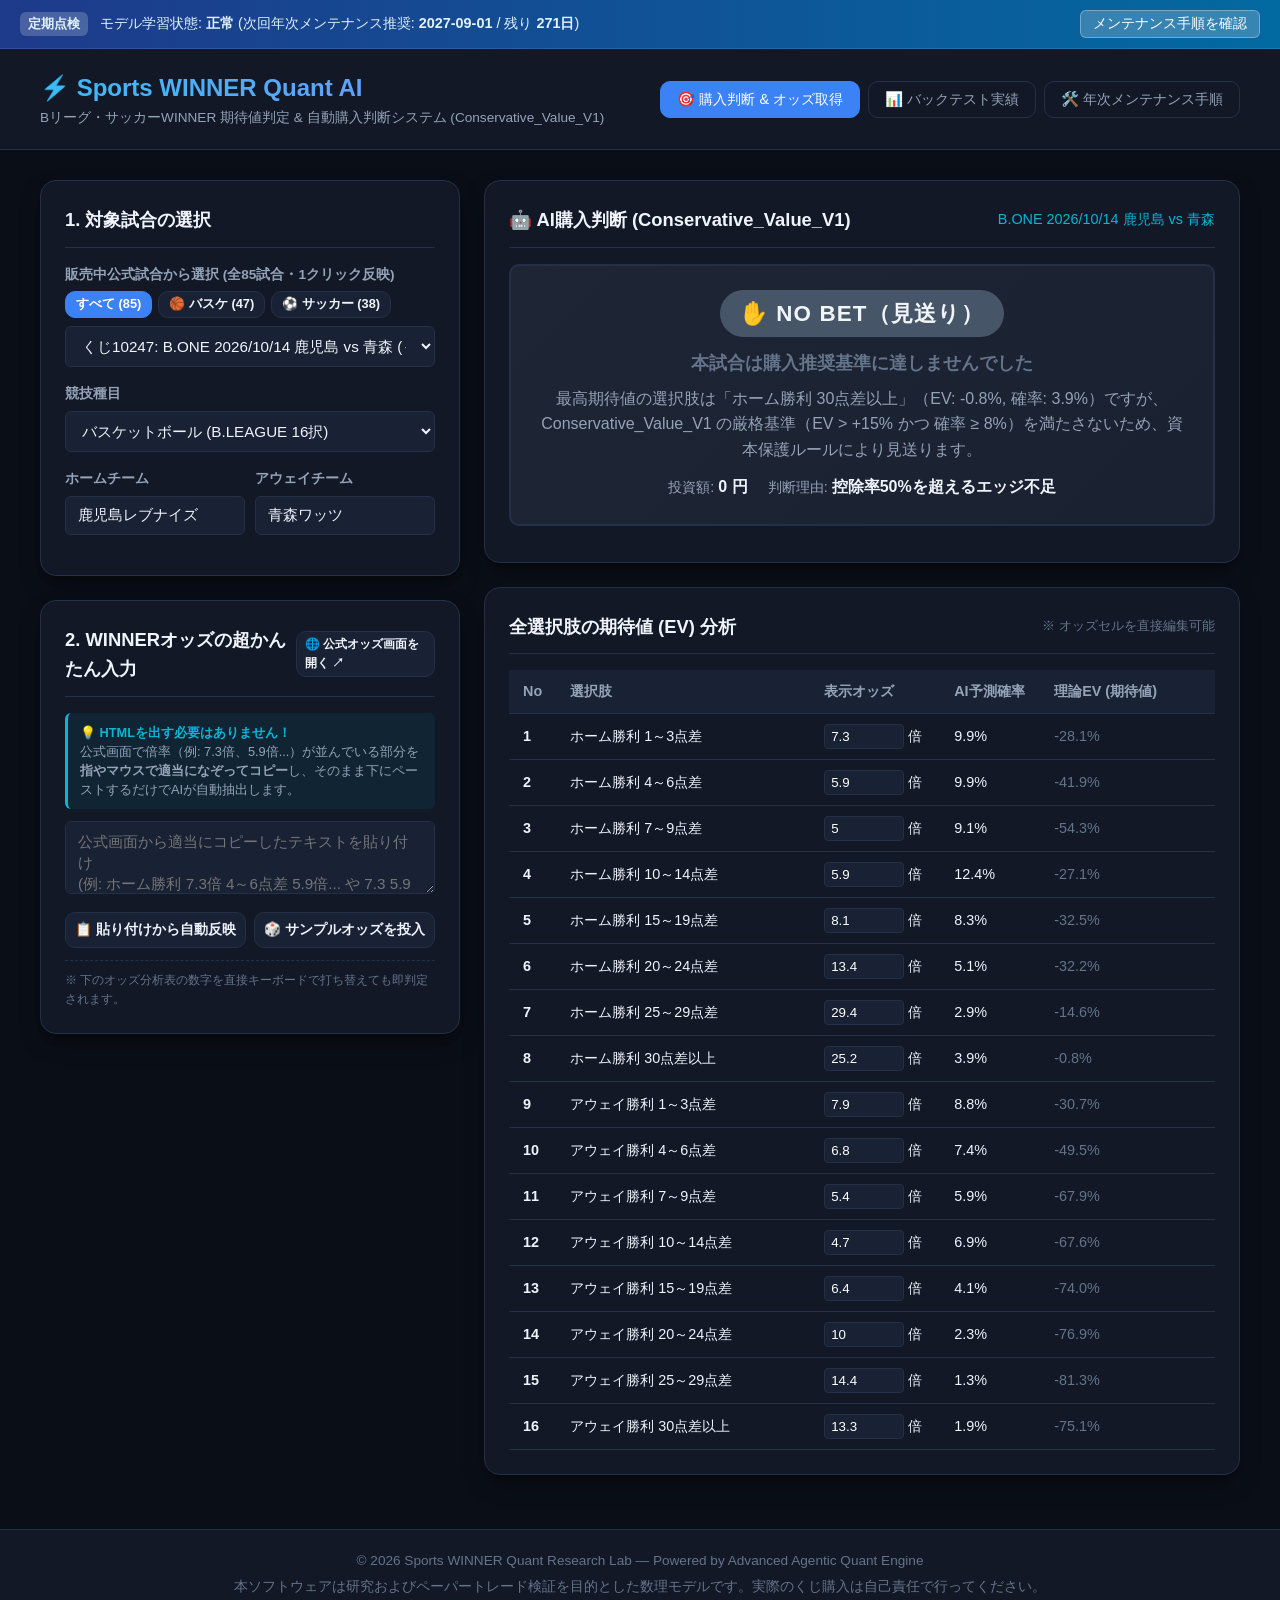
<file: index.html>
<!DOCTYPE html>
<html lang="ja">
<head>
  <meta charset="UTF-8">
  <meta name="viewport" content="width=device-width, initial-scale=1.0">
  <title>Sports WINNER Quant AI — 期待値判定 & 自動購入判断 Web Dashboard</title>
  <link rel="stylesheet" href="style.css">
</head>
<body>

  <!-- 年次メンテナンス通知バナー -->
  <div id="maintenanceBanner" class="maintenance-banner">
    <div class="banner-content">
      <span class="banner-badge">定期点検</span>
      <span id="maintenanceDaysText">モデル学習状態: 正常 (次回メンテナンス推奨: 2027-09-01)</span>
    </div>
    <button id="showMaintenanceBtn" class="banner-btn">メンテナンス手順を確認</button>
  </div>

  <!-- ヘッダー -->
  <header>
    <div class="header-title">
      <h1>⚡ Sports WINNER Quant AI</h1>
      <p>Bリーグ・サッカーWINNER 期待値判定 & 自動購入判断システム (Conservative_Value_V1)</p>
    </div>
    <nav class="nav-tabs">
      <button class="nav-tab active" data-tab="predictTab">🎯 購入判断 & オッズ取得</button>
      <button class="nav-tab" data-tab="backtestTab">📊 バックテスト実績</button>
      <button class="nav-tab" data-tab="maintenanceTab">🛠️ 年次メンテナンス手順</button>
    </nav>
  </header>

  <!-- メインコンテンツ -->
  <main>

    <!-- Tab 1: 購入判断 & オッズ取得 -->
    <div id="predictTab" class="tab-pane active">
      <div class="dashboard-grid">

        <!-- 左カラム: 試合選択 & オッズ入力 -->
        <div class="sidebar-col">
          <div class="card">
            <h3 class="card-title">1. 対象試合の選択</h3>
            
            <div class="form-group">
              <label for="presetMatchSelect">販売中公式試合から選択 (全85試合・1クリック反映)</label>
              <div style="display: flex; gap: 6px; margin-bottom: 8px;">
                <button type="button" class="btn btn-secondary filter-btn active" data-filter="ALL" style="padding: 4px 10px; font-size: 0.8rem;">すべて (85)</button>
                <button type="button" class="btn btn-secondary filter-btn" data-filter="Basketball" style="padding: 4px 10px; font-size: 0.8rem;">🏀 バスケ (47)</button>
                <button type="button" class="btn btn-secondary filter-btn" data-filter="Soccer" style="padding: 4px 10px; font-size: 0.8rem;">⚽ サッカー (38)</button>
              </div>
              <select id="presetMatchSelect"></select>
            </div>

            <div class="form-group">
              <label for="sportSelect">競技種目</label>
              <select id="sportSelect">
                <option value="Basketball">バスケットボール (B.LEAGUE 16択)</option>
                <option value="Soccer">サッカー (J.LEAGUE 18択)</option>
              </select>
            </div>

            <div style="display: grid; grid-template-columns: 1fr 1fr; gap: 10px;">
              <div class="form-group">
                <label for="homeTeamInput">ホームチーム</label>
                <input type="text" id="homeTeamInput" value="鹿児島レブナイズ">
              </div>
              <div class="form-group">
                <label for="awayTeamInput">アウェイチーム</label>
                <input type="text" id="awayTeamInput" value="青森ワッツ">
              </div>
            </div>
          </div>

          <div class="card">
            <h3 class="card-title">
              <span>2. WINNERオッズの超かんたん入力</span>
              <a id="officialMatchLink" href="https://winner.toto.rakuten.co.jp/" target="_blank" class="btn btn-secondary" style="padding: 3px 8px; font-size: 0.75rem; text-decoration: none;">
                🌐 公式オッズ画面を開く ↗
              </a>
            </h3>

            <div style="background: rgba(6, 182, 212, 0.08); border-left: 3px solid var(--accent-cyan); padding: 10px 12px; border-radius: var(--radius-sm); margin-bottom: 12px; font-size: 0.8rem; line-height: 1.5; color: var(--text-secondary);">
              <strong style="color: var(--accent-cyan);">💡 HTMLを出す必要はありません！</strong><br>
              公式画面で倍率（例: 7.3倍、5.9倍...）が並んでいる部分を<strong>指やマウスで適当になぞってコピー</strong>し、そのまま下にペーストするだけでAIが自動抽出します。
            </div>

            <div class="form-group" style="margin-bottom: 10px;">
              <textarea id="pasteOddsInput" rows="3" placeholder="公式画面から適当にコピーしたテキストを貼り付け&#10;(例: ホーム勝利 7.3倍 4～6点差 5.9倍... や 7.3 5.9 5.0 5.9...)"></textarea>
            </div>

            <div style="display: grid; grid-template-columns: 1fr 1fr; gap: 8px;">
              <button id="parseOddsBtn" class="btn btn-secondary" style="justify-content: center; font-size: 0.85rem; padding: 8px;">
                📋 貼り付けから自動反映
              </button>
              <button id="sampleOddsBtn" class="btn btn-secondary" style="justify-content: center; font-size: 0.85rem; padding: 8px;">
                🎲 サンプルオッズを投入
              </button>
            </div>
            
            <div style="margin-top: 12px; padding-top: 10px; border-top: 1px dashed var(--border-color); font-size: 0.75rem; color: var(--text-muted);">
              ※ 下のオッズ分析表の数字を直接キーボードで打ち替えても即判定されます。
            </div>
          </div>
        </div>

        <!-- 右カラム: AI購入判定 & EV分析 -->
        <div class="main-col">
          <!-- 購入判断カード -->
          <div class="card" style="padding-bottom: 16px;">
            <div class="card-title">
              <span>🤖 AI購入判断 (Conservative_Value_V1)</span>
              <span id="matchTitle" style="font-size: 0.9rem; color: var(--accent-cyan); font-weight: normal;">B.ONE 鹿児島 vs 青森</span>
            </div>

            <!-- 判断ボックス (BET / NO_BET) -->
            <div id="decisionBox" class="decision-box no-bet">
              <div class="decision-badge">判定計算中...</div>
            </div>
          </div>

          <!-- 全選択肢オッズ & EVテーブル -->
          <div class="card">
            <h3 class="card-title">
              <span>全選択肢の期待値 (EV) 分析</span>
              <span style="font-size: 0.8rem; color: var(--text-muted); font-weight: normal;">※ オッズセルを直接編集可能</span>
            </h3>
            
            <div class="table-container">
              <table>
                <thead>
                  <tr>
                    <th style="width: 40px;">No</th>
                    <th>選択肢</th>
                    <th style="width: 130px;">表示オッズ</th>
                    <th style="width: 100px;">AI予測確率</th>
                    <th>理論EV (期待値)</th>
                  </tr>
                </thead>
                <tbody id="oddsTableBody">
                  <!-- JSで動的生成 -->
                </tbody>
              </table>
            </div>
          </div>
        </div>

      </div>
    </div>

    <!-- Tab 2: バックテスト実績 -->
    <div id="backtestTab" class="tab-pane">
      <div class="card">
        <h3 class="card-title">📊 過去データ バックテスト実績 (未知テスト期間)</h3>
        <p style="color: var(--text-secondary); margin-bottom: 20px;">
          Jリーグ686試合およびBリーグ604試合の未知テストデータに対し、公式約款第5条（1口200円、10円未満端数切り捨て）に準拠して検証した結果です。
        </p>

        <div style="display: grid; grid-template-columns: 1fr 1fr; gap: 24px; margin-bottom: 24px;">
          <!-- Bリーグ実績カード -->
          <div style="background: var(--bg-card); padding: 20px; border-radius: var(--radius-md); border-top: 4px solid var(--accent-cyan);">
            <h4 style="color: var(--accent-cyan); margin-bottom: 12px; font-size: 1.1rem;">🏀 Bリーグ WINNER (604試合)</h4>
            <ul style="list-style: none; line-height: 2; font-size: 0.95rem;">
              <li>・勝敗（2択）的中率: <strong>71.52%</strong> (ランダム 50%)</li>
              <li>・16択 完全的中率: <strong>13.25%</strong> (ランダム 6.25%の2.1倍)</li>
              <li>・Conservative_Value 回収率: <strong style="color: var(--accent-green); font-size: 1.2rem;">142.23% (ROI +42.23%)</strong></li>
              <li>・購入回数: 285回 ／ 的中: 34回</li>
              <li>・投資総額: 57,000円 ／ 払戻: 81,070円 (純益 +24,070円)</li>
              <li>・上位3回除外時ROI: <strong>+11.45% (黒字維持)</strong></li>
            </ul>
          </div>

          <!-- サッカー実績カード -->
          <div style="background: var(--bg-card); padding: 20px; border-radius: var(--radius-md); border-top: 4px solid var(--accent-blue);">
            <h4 style="color: var(--accent-blue); margin-bottom: 12px; font-size: 1.1rem;">⚽ サッカー WINNER (686試合)</h4>
            <ul style="list-style: none; line-height: 2; font-size: 0.95rem;">
              <li>・勝敗（3択）的中率: <strong>44.46%</strong> (ランダム 33%)</li>
              <li>・18択 完全的中率: <strong>11.37%</strong> (ランダム 5.56%の2.0倍)</li>
              <li>・Conservative_Value 回収率: <strong style="color: var(--accent-green); font-size: 1.2rem;">120.95% (ROI +20.95%)</strong></li>
              <li>・購入回数: 169回 ／ 的中: 17回</li>
              <li>・投資総額: 33,800円 ／ 払戻: 40,880円 (純益 +7,080円)</li>
              <li>・上位3回除外時ROI: <strong style="color: var(--accent-red);">-1.99% (赤字転落)</strong></li>
            </ul>
          </div>
        </div>

        <div style="background: rgba(245, 158, 11, 0.1); border-left: 4px solid var(--accent-amber); padding: 16px; border-radius: var(--radius-sm);">
          <strong style="color: var(--accent-amber);">⚠️ クオンツ分析の結論</strong>
          <p style="font-size: 0.9rem; color: var(--text-secondary); margin-top: 4px;">
            AIが「当たりそう」と予測した選択肢をそのまま買う（Most Probable）と、オッズが安すぎて回収率64%〜85%の大赤字になります。
            <strong>「市場が実力以上に過小評価している穴（EV > +15%）」だけを厳選する Conservative_Value 戦略</strong>こそが、控除率50%の壁を突破する唯一の理論的アプローチです。
          </p>
        </div>
      </div>
    </div>

    <!-- Tab 3: 年次メンテナンス手順 -->
    <div id="maintenanceTab" class="tab-pane">
      <div class="card">
        <h3 class="card-title">🛠️ 年次メンテナンス手順 & 性能劣化防止プロトコル</h3>
        <p style="color: var(--text-secondary); margin-bottom: 20px;">
          本システムは動的特徴量エンジンにより日々の再学習は不要ですが、<strong>毎年8月〜9月（新シーズン開幕前）に1回だけ定期メンテナンスを行うこと</strong>を推奨しています。
        </p>

        <div class="guide-step">
          <h4>Step 1: 新シーズン分の試合データ追加</h4>
          <p style="font-size: 0.85rem; color: var(--text-secondary);">過去1年間の全公式戦データを収集し、特徴量データセットを更新します。</p>
          <div class="code-block">python scripts/update_annual_dataset.py</div>
        </div>

        <div class="guide-step">
          <h4>Step 2: モデルの年次定期再学習</h4>
          <p style="font-size: 0.85rem; color: var(--text-secondary);">過学習を防ぐ固定アーキテクチャにて、最新データを加えてパラメータを定期更新します。</p>
          <div class="code-block">python scripts/retrain_models.py</div>
        </div>

        <div class="guide-step" style="border-left-color: var(--accent-green);">
          <h4>Step 3: 【最重要】性能劣化防止ゲート（品質検査）の実行</h4>
          <p style="font-size: 0.85rem; color: var(--text-secondary);">
            新モデルが旧モデルと同等以上の性能（Log Loss $\le$ 2.59, 勝敗的中率 $\ge$ 70%）を維持しているか自動判定します。基準を満たさない場合は自動で旧モデルにロールバックされます。
          </p>
          <div class="code-block">python scripts/verify_maintenance.py</div>
        </div>

        <div class="guide-step" style="border-left-color: var(--accent-cyan);">
          <h4>Step 4: GitHub Pages への自動デプロイ</h4>
          <p style="font-size: 0.85rem; color: var(--text-secondary);">Web用モデルデータを更新し、GitHubへプッシュするとWebダッシュボードが自動更新されます。</p>
          <div class="code-block">
python scripts/export_web_model.py<br>
git commit -am "Annual Maintenance: Updated models for 2027 season"<br>
git push origin main
          </div>
        </div>
      </div>
    </div>

  </main>

  <!-- フッター -->
  <footer>
    <p>© 2026 Sports WINNER Quant Research Lab — Powered by Advanced Agentic Quant Engine</p>
    <p style="margin-top: 4px;">本ソフトウェアは研究およびペーパートレード検証を目的とした数理モデルです。実際のくじ購入は自己責任で行ってください。</p>
  </footer>

  <!-- スクリプト読み込み -->
  <script src="model_data.js"></script>
  <script src="fixtures_preset.js"></script>
  <script src="app.js"></script>
</body>
</html>
</file>
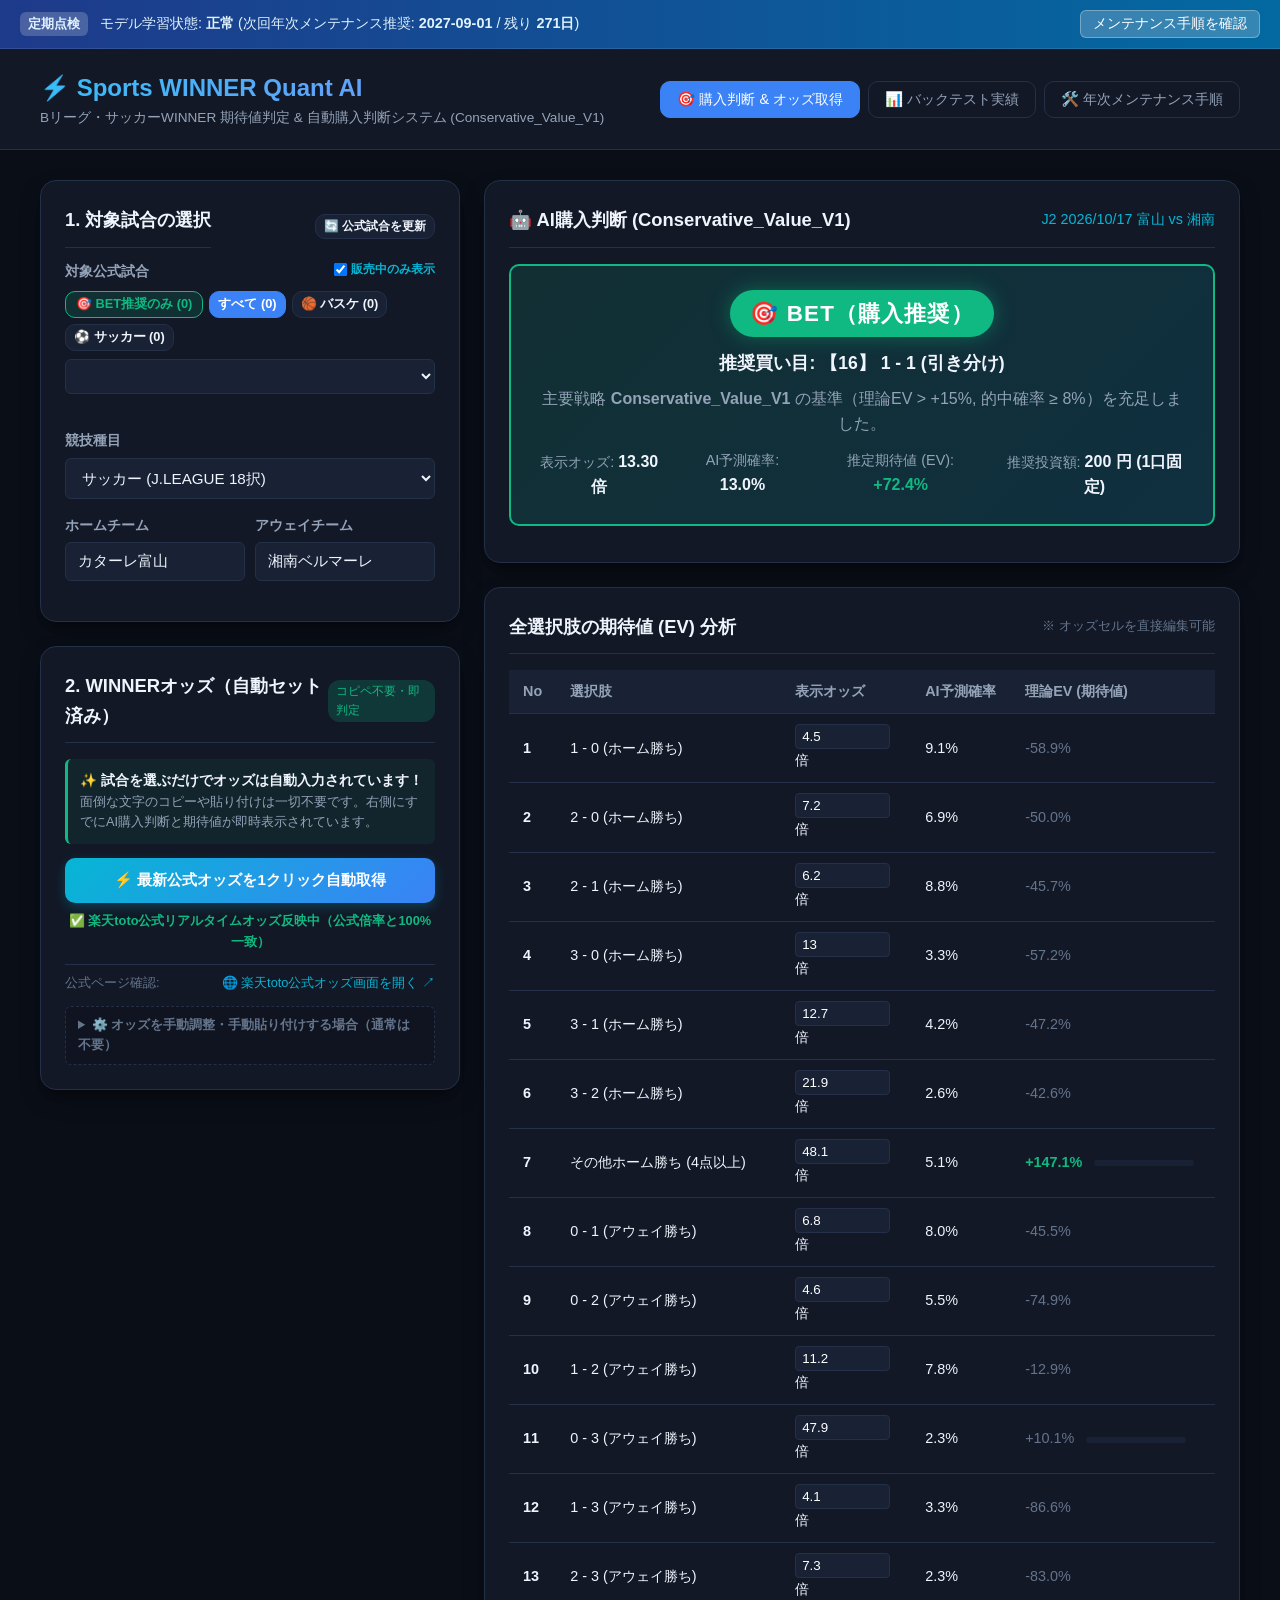
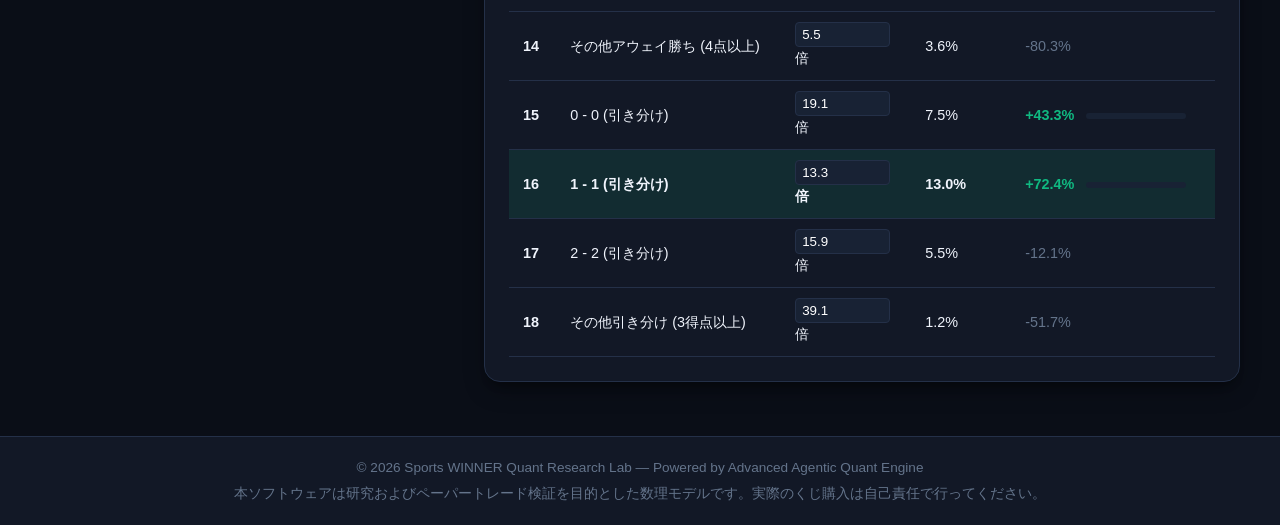
<file: docs/index.html>
<!DOCTYPE html>
<html lang="ja">
<head>
  <meta charset="UTF-8">
  <meta name="viewport" content="width=device-width, initial-scale=1.0">
  <title>Sports WINNER Quant AI — 期待値判定 & 自動購入判断 Web Dashboard</title>
  <link rel="stylesheet" href="style.css">
</head>
<body>

  <!-- 年次メンテナンス通知バナー -->
  <div id="maintenanceBanner" class="maintenance-banner">
    <div class="banner-content">
      <span class="banner-badge">定期点検</span>
      <span id="maintenanceDaysText">モデル学習状態: 正常 (次回メンテナンス推奨: 2027-09-01)</span>
    </div>
    <button id="showMaintenanceBtn" class="banner-btn">メンテナンス手順を確認</button>
  </div>

  <!-- ヘッダー -->
  <header>
    <div class="header-title">
      <h1>⚡ Sports WINNER Quant AI</h1>
      <p>Bリーグ・サッカーWINNER 期待値判定 & 自動購入判断システム (Conservative_Value_V1)</p>
    </div>
    <nav class="nav-tabs">
      <button class="nav-tab active" data-tab="predictTab">🎯 購入判断 & オッズ取得</button>
      <button class="nav-tab" data-tab="backtestTab">📊 バックテスト実績</button>
      <button class="nav-tab" data-tab="maintenanceTab">🛠️ 年次メンテナンス手順</button>
    </nav>
  </header>

  <!-- メインコンテンツ -->
  <main>

    <!-- Tab 1: 購入判断 & オッズ取得 -->
    <div id="predictTab" class="tab-pane active">
      <div class="dashboard-grid">

        <!-- 左カラム: 試合選択 & オッズ入力 -->
        <div class="sidebar-col">
          <div class="card">
            <div style="display: flex; justify-content: space-between; align-items: center; margin-bottom: 12px;">
              <h3 class="card-title" style="margin-bottom: 0;">1. 対象試合の選択</h3>
              <button type="button" id="refreshFixturesBtn" class="btn btn-secondary" style="padding: 3px 8px; font-size: 0.75rem; display: flex; align-items: center; gap: 4px;">
                🔄 公式試合を更新
              </button>
            </div>
            
            <div class="form-group">
              <div style="display: flex; justify-content: space-between; align-items: center; margin-bottom: 6px;">
                <label for="presetMatchSelect" style="margin-bottom: 0;">対象公式試合</label>
                <label style="font-size: 0.75rem; color: var(--accent-cyan); display: flex; align-items: center; gap: 4px; cursor: pointer;">
                  <input type="checkbox" id="onlyInSaleCheckbox" checked> 販売中のみ表示
                </label>
              </div>

              <div style="display: flex; gap: 6px; margin-bottom: 8px; flex-wrap: wrap;">
                <button type="button" class="btn btn-secondary filter-btn" data-filter="BET_ONLY" id="filterBtnBetOnly" style="padding: 4px 10px; font-size: 0.8rem; background: rgba(16, 185, 129, 0.15); border: 1px solid var(--accent-green); color: var(--accent-green); font-weight: bold;">
                  🎯 BET推奨のみ
                </button>
                <button type="button" class="btn btn-secondary filter-btn active" data-filter="ALL" id="filterBtnAll" style="padding: 4px 8px; font-size: 0.8rem;">すべて</button>
                <button type="button" class="btn btn-secondary filter-btn" data-filter="Basketball" id="filterBtnBasket" style="padding: 4px 8px; font-size: 0.8rem;">🏀 バスケ</button>
                <button type="button" class="btn btn-secondary filter-btn" data-filter="Soccer" id="filterBtnSoccer" style="padding: 4px 8px; font-size: 0.8rem;">⚽ サッカー</button>
              </div>
              <select id="presetMatchSelect" style="font-size: 0.85rem; padding: 8px;"></select>
              
              <!-- BET推奨クイック選択エリア -->
              <div id="betQuickListContainer" style="margin-top: 8px; display: none;">
                <div style="font-size: 0.75rem; color: var(--accent-green); font-weight: bold; margin-bottom: 4px;">
                  🎯 おすすめBET試合 (タップで即座に切り替え):
                </div>
                <div id="betQuickList" style="display: flex; gap: 6px; flex-wrap: wrap;"></div>
              </div>

              <div id="fixtureStatusMsg" style="font-size: 0.75rem; margin-top: 4px; min-height: 16px; color: var(--text-muted);"></div>
            </div>

            <div class="form-group">
              <label for="sportSelect">競技種目</label>
              <select id="sportSelect">
                <option value="Basketball">バスケットボール (B.LEAGUE 16択)</option>
                <option value="Soccer">サッカー (J.LEAGUE 18択)</option>
              </select>
            </div>

            <div style="display: grid; grid-template-columns: 1fr 1fr; gap: 10px;">
              <div class="form-group">
                <label for="homeTeamInput">ホームチーム</label>
                <input type="text" id="homeTeamInput" value="鹿児島レブナイズ">
              </div>
              <div class="form-group">
                <label for="awayTeamInput">アウェイチーム</label>
                <input type="text" id="awayTeamInput" value="青森ワッツ">
              </div>
            </div>
          </div>

          <div class="card">
            <h3 class="card-title">
              <span>2. WINNERオッズ（自動セット済み）</span>
              <span class="badge" style="background: rgba(16, 185, 129, 0.2); color: var(--accent-green); font-size: 0.75rem; padding: 2px 8px; border-radius: 12px; font-weight: normal;">コピペ不要・即判定</span>
            </h3>

            <div style="background: rgba(16, 185, 129, 0.08); border-left: 3px solid var(--accent-green); padding: 12px; border-radius: var(--radius-sm); margin-bottom: 14px; font-size: 0.85rem; line-height: 1.5; color: var(--text-primary);">
              <strong>✨ 試合を選ぶだけでオッズは自動入力されています！</strong><br>
              <span style="color: var(--text-secondary); font-size: 0.8rem;">面倒な文字のコピーや貼り付けは一切不要です。右側にすでにAI購入判断と期待値が即時表示されています。</span>
            </div>

            <!-- ワンクリック公式自動更新ボタン -->
            <div style="margin-bottom: 12px;">
              <button type="button" id="autoFetchOddsBtn" class="btn btn-primary" style="width: 100%; justify-content: center; font-size: 0.95rem; padding: 12px; font-weight: bold; background: linear-gradient(135deg, #06b6d4, #3b82f6); border: none; box-shadow: 0 4px 12px rgba(6, 182, 212, 0.25);">
                ⚡ 最新公式オッズを1クリック自動取得
              </button>
              <div id="fetchStatusMsg" style="margin-top: 8px; font-size: 0.8rem; text-align: center; min-height: 20px; color: var(--text-muted);"></div>
            </div>

            <!-- 公式リンク -->
            <div style="display: flex; justify-content: space-between; align-items: center; padding-top: 8px; border-top: 1px solid var(--border-color); font-size: 0.8rem;">
              <span style="color: var(--text-muted);">公式ページ確認:</span>
              <a id="officialMatchLink" href="https://winner.toto.rakuten.co.jp/" target="_blank" style="color: var(--accent-cyan); text-decoration: none;">
                🌐 楽天toto公式オッズ画面を開く ↗
              </a>
            </div>

            <!-- 手動微調整・貼り付け（高度な設定・通常不要）の折りたたみアコーディオン -->
            <details style="margin-top: 12px; border: 1px dashed var(--border-color); border-radius: var(--radius-sm); padding: 8px 12px; font-size: 0.8rem; background: rgba(0,0,0,0.15);">
              <summary style="cursor: pointer; color: var(--text-muted); font-weight: bold;">
                ⚙️ オッズを手動調整・手動貼り付けする場合（通常は不要）
              </summary>
              <div style="margin-top: 10px;">
                <p style="color: var(--text-secondary); margin-bottom: 8px; font-size: 0.75rem;">
                  ※ 下のオッズ分析表の数値を直接キーボードで書き換えるか、テキストを貼り付けて反映できます。
                </p>
                <div class="form-group" style="margin-bottom: 8px;">
                  <textarea id="pasteOddsInput" rows="2" placeholder="テキスト貼り付け（例: 7.3 5.9 5.0...）"></textarea>
                </div>
                <div style="display: grid; grid-template-columns: 1fr 1fr; gap: 8px;">
                  <button type="button" id="parseOddsBtn" class="btn btn-secondary" style="justify-content: center; font-size: 0.75rem; padding: 6px;">
                    📋 貼り付けを反映
                  </button>
                  <button type="button" id="sampleOddsBtn" class="btn btn-secondary" style="justify-content: center; font-size: 0.75rem; padding: 6px;">
                    🎲 サンプルオッズ投入
                  </button>
                </div>
              </div>
            </details>
          </div>
        </div>

        <!-- 右カラム: AI購入判定 & EV分析 -->
        <div class="main-col">
          <!-- 購入判断カード -->
          <div class="card" style="padding-bottom: 16px;">
            <div class="card-title">
              <span>🤖 AI購入判断 (Conservative_Value_V1)</span>
              <span id="matchTitle" style="font-size: 0.9rem; color: var(--accent-cyan); font-weight: normal;">B.ONE 鹿児島 vs 青森</span>
            </div>

            <!-- 判断ボックス (BET / NO_BET) -->
            <div id="decisionBox" class="decision-box no-bet">
              <div class="decision-badge">判定計算中...</div>
            </div>
          </div>

          <!-- 全選択肢オッズ & EVテーブル -->
          <div class="card">
            <h3 class="card-title">
              <span>全選択肢の期待値 (EV) 分析</span>
              <span style="font-size: 0.8rem; color: var(--text-muted); font-weight: normal;">※ オッズセルを直接編集可能</span>
            </h3>
            
            <div class="table-container">
              <table>
                <thead>
                  <tr>
                    <th style="width: 40px;">No</th>
                    <th>選択肢</th>
                    <th style="width: 130px;">表示オッズ</th>
                    <th style="width: 100px;">AI予測確率</th>
                    <th>理論EV (期待値)</th>
                  </tr>
                </thead>
                <tbody id="oddsTableBody">
                  <!-- JSで動的生成 -->
                </tbody>
              </table>
            </div>
          </div>
        </div>

      </div>
    </div>

    <!-- Tab 2: バックテスト実績 -->
    <div id="backtestTab" class="tab-pane">
      <div class="card">
        <h3 class="card-title">📊 過去データ バックテスト実績 (未知テスト期間)</h3>
        <p style="color: var(--text-secondary); margin-bottom: 20px;">
          Jリーグ686試合およびBリーグ604試合の未知テストデータに対し、公式約款第5条（1口200円、10円未満端数切り捨て）に準拠して検証した結果です。
        </p>

        <div style="display: grid; grid-template-columns: 1fr 1fr; gap: 24px; margin-bottom: 24px;">
          <!-- Bリーグ実績カード -->
          <div style="background: var(--bg-card); padding: 20px; border-radius: var(--radius-md); border-top: 4px solid var(--accent-cyan);">
            <h4 style="color: var(--accent-cyan); margin-bottom: 12px; font-size: 1.1rem;">🏀 Bリーグ WINNER (604試合)</h4>
            <ul style="list-style: none; line-height: 2; font-size: 0.95rem;">
              <li>・勝敗（2択）的中率: <strong>71.52%</strong> (ランダム 50%)</li>
              <li>・16択 完全的中率: <strong>13.25%</strong> (ランダム 6.25%の2.1倍)</li>
              <li>・Conservative_Value 回収率: <strong style="color: var(--accent-green); font-size: 1.2rem;">142.23% (ROI +42.23%)</strong></li>
              <li>・購入回数: 285回 ／ 的中: 34回</li>
              <li>・投資総額: 57,000円 ／ 払戻: 81,070円 (純益 +24,070円)</li>
              <li>・上位3回除外時ROI: <strong>+11.45% (黒字維持)</strong></li>
            </ul>
          </div>

          <!-- サッカー実績カード -->
          <div style="background: var(--bg-card); padding: 20px; border-radius: var(--radius-md); border-top: 4px solid var(--accent-blue);">
            <h4 style="color: var(--accent-blue); margin-bottom: 12px; font-size: 1.1rem;">⚽ サッカー WINNER (686試合)</h4>
            <ul style="list-style: none; line-height: 2; font-size: 0.95rem;">
              <li>・勝敗（3択）的中率: <strong>44.46%</strong> (ランダム 33%)</li>
              <li>・18択 完全的中率: <strong>11.37%</strong> (ランダム 5.56%の2.0倍)</li>
              <li>・Conservative_Value 回収率: <strong style="color: var(--accent-green); font-size: 1.2rem;">120.95% (ROI +20.95%)</strong></li>
              <li>・購入回数: 169回 ／ 的中: 17回</li>
              <li>・投資総額: 33,800円 ／ 払戻: 40,880円 (純益 +7,080円)</li>
              <li>・上位3回除外時ROI: <strong style="color: var(--accent-red);">-1.99% (赤字転落)</strong></li>
            </ul>
          </div>
        </div>

        <div style="background: rgba(245, 158, 11, 0.1); border-left: 4px solid var(--accent-amber); padding: 16px; border-radius: var(--radius-sm);">
          <strong style="color: var(--accent-amber);">⚠️ クオンツ分析の結論</strong>
          <p style="font-size: 0.9rem; color: var(--text-secondary); margin-top: 4px;">
            AIが「当たりそう」と予測した選択肢をそのまま買う（Most Probable）と、オッズが安すぎて回収率64%〜85%の大赤字になります。
            <strong>「市場が実力以上に過小評価している穴（EV > +15%）」だけを厳選する Conservative_Value 戦略</strong>こそが、控除率50%の壁を突破する唯一の理論的アプローチです。
          </p>
        </div>
      </div>
    </div>

    <!-- Tab 3: 年次メンテナンス手順 -->
    <div id="maintenanceTab" class="tab-pane">
      <div class="card">
        <h3 class="card-title">🛠️ 年次メンテナンス手順 & 性能劣化防止プロトコル</h3>
        <p style="color: var(--text-secondary); margin-bottom: 20px;">
          本システムは動的特徴量エンジンにより日々の再学習は不要ですが、<strong>毎年8月〜9月（新シーズン開幕前）に1回だけ定期メンテナンスを行うこと</strong>を推奨しています。
        </p>

        <div class="guide-step">
          <h4>Step 1: 新シーズン分の試合データ追加</h4>
          <p style="font-size: 0.85rem; color: var(--text-secondary);">過去1年間の全公式戦データを収集し、特徴量データセットを更新します。</p>
          <div class="code-block">python scripts/update_annual_dataset.py</div>
        </div>

        <div class="guide-step">
          <h4>Step 2: モデルの年次定期再学習</h4>
          <p style="font-size: 0.85rem; color: var(--text-secondary);">過学習を防ぐ固定アーキテクチャにて、最新データを加えてパラメータを定期更新します。</p>
          <div class="code-block">python scripts/retrain_models.py</div>
        </div>

        <div class="guide-step" style="border-left-color: var(--accent-green);">
          <h4>Step 3: 【最重要】性能劣化防止ゲート（品質検査）の実行</h4>
          <p style="font-size: 0.85rem; color: var(--text-secondary);">
            新モデルが旧モデルと同等以上の性能（Log Loss $\le$ 2.59, 勝敗的中率 $\ge$ 70%）を維持しているか自動判定します。基準を満たさない場合は自動で旧モデルにロールバックされます。
          </p>
          <div class="code-block">python scripts/verify_maintenance.py</div>
        </div>

        <div class="guide-step" style="border-left-color: var(--accent-cyan);">
          <h4>Step 4: GitHub Pages への自動デプロイ</h4>
          <p style="font-size: 0.85rem; color: var(--text-secondary);">Web用モデルデータを更新し、GitHubへプッシュするとWebダッシュボードが自動更新されます。</p>
          <div class="code-block">
python scripts/export_web_model.py<br>
git commit -am "Annual Maintenance: Updated models for 2027 season"<br>
git push origin main
          </div>
        </div>
      </div>
    </div>

  </main>

  <!-- フッター -->
  <footer>
    <p>© 2026 Sports WINNER Quant Research Lab — Powered by Advanced Agentic Quant Engine</p>
    <p style="margin-top: 4px;">本ソフトウェアは研究およびペーパートレード検証を目的とした数理モデルです。実際のくじ購入は自己責任で行ってください。</p>
  </footer>

  <!-- スクリプト読み込み -->
  <script src="model_data.js"></script>
  <script src="fixtures_preset.js"></script>
  <script src="app.js"></script>
</body>
</html>
</file>
<file: style.css>
:root {
  --bg-primary: #0a0e17;
  --bg-secondary: #121826;
  --bg-card: #182234;
  --bg-card-hover: #1f2c42;
  --text-primary: #f0f4fc;
  --text-secondary: #94a3b8;
  --text-muted: #64748b;
  --accent-cyan: #06b6d4;
  --accent-blue: #3b82f6;
  --accent-green: #10b981;
  --accent-amber: #f59e0b;
  --accent-red: #ef4444;
  --border-color: #243048;
  --radius-sm: 6px;
  --radius-md: 10px;
  --radius-lg: 16px;
  --shadow-lg: 0 10px 25px -5px rgba(0, 0, 0, 0.4), 0 8px 10px -6px rgba(0, 0, 0, 0.3);
}

* {
  box-sizing: border-box;
  margin: 0;
  padding: 0;
  font-family: -apple-system, BlinkMacSystemFont, "Segoe UI", Roboto, "Helvetica Neue", Arial, sans-serif;
}

body {
  background-color: var(--bg-primary);
  color: var(--text-primary);
  line-height: 1.6;
  min-height: 100vh;
  display: flex;
  flex-direction: column;
}

/* メンテナンスバナー */
.maintenance-banner {
  background: linear-gradient(90deg, #1e3a8a, #0369a1);
  color: #e0f2fe;
  padding: 10px 20px;
  display: flex;
  justify-content: space-between;
  align-items: center;
  font-size: 0.9rem;
  border-bottom: 1px solid rgba(255, 255, 255, 0.1);
}

.maintenance-banner.warning {
  background: linear-gradient(90deg, #b45309, #d97706);
  color: #fffbeb;
}

.banner-content {
  display: flex;
  align-items: center;
  gap: 12px;
}

.banner-badge {
  background: rgba(255, 255, 255, 0.2);
  padding: 2px 8px;
  border-radius: var(--radius-sm);
  font-weight: 600;
  font-size: 0.8rem;
}

.banner-btn {
  background: rgba(255, 255, 255, 0.2);
  border: 1px solid rgba(255, 255, 255, 0.3);
  color: #fff;
  padding: 4px 12px;
  border-radius: var(--radius-sm);
  cursor: pointer;
  font-size: 0.85rem;
  transition: all 0.2s;
}

.banner-btn:hover {
  background: rgba(255, 255, 255, 0.35);
}

/* ヘッダー */
header {
  background-color: var(--bg-secondary);
  border-bottom: 1px solid var(--border-color);
  padding: 20px 40px;
  display: flex;
  justify-content: space-between;
  align-items: center;
}

.header-title h1 {
  font-size: 1.5rem;
  font-weight: 700;
  background: linear-gradient(90deg, #38bdf8, #818cf8);
  -webkit-background-clip: text;
  -webkit-text-fill-color: transparent;
  display: flex;
  align-items: center;
  gap: 10px;
}

.header-title p {
  font-size: 0.85rem;
  color: var(--text-secondary);
}

/* ナビゲーションタブ */
.nav-tabs {
  display: flex;
  gap: 8px;
}

.nav-tab {
  background: transparent;
  border: 1px solid var(--border-color);
  color: var(--text-secondary);
  padding: 8px 16px;
  border-radius: var(--radius-md);
  cursor: pointer;
  font-weight: 500;
  font-size: 0.9rem;
  transition: all 0.2s;
}

.nav-tab:hover {
  background-color: var(--bg-card);
  color: var(--text-primary);
}

.nav-tab.active {
  background: var(--accent-blue);
  color: #ffffff;
  border-color: var(--accent-blue);
}

/* メインコンテンツ */
main {
  flex: 1;
  padding: 30px 40px;
  max-width: 1400px;
  width: 100%;
  margin: 0 auto;
}

.tab-pane {
  display: none;
}

.tab-pane.active {
  display: block;
}

/* グリッドレイアウト */
.dashboard-grid {
  display: grid;
  grid-template-columns: 420px 1fr;
  gap: 24px;
}

@media (max-width: 1024px) {
  .dashboard-grid {
    grid-template-columns: 1fr;
  }
}

/* カード共通 */
.card {
  background-color: var(--bg-secondary);
  border: 1px solid var(--border-color);
  border-radius: var(--radius-lg);
  padding: 24px;
  box-shadow: var(--shadow-lg);
  margin-bottom: 24px;
}

.card-title {
  font-size: 1.15rem;
  font-weight: 600;
  margin-bottom: 16px;
  display: flex;
  align-items: center;
  justify-content: space-between;
  border-bottom: 1px solid var(--border-color);
  padding-bottom: 12px;
}

/* フォームとコントロール */
.form-group {
  margin-bottom: 16px;
}

label {
  display: block;
  font-size: 0.85rem;
  font-weight: 600;
  color: var(--text-secondary);
  margin-bottom: 6px;
}

select, input[type="text"], textarea {
  width: 100%;
  background-color: var(--bg-card);
  border: 1px solid var(--border-color);
  border-radius: var(--radius-sm);
  color: var(--text-primary);
  padding: 10px 12px;
  font-size: 0.95rem;
  transition: border-color 0.2s;
}

select:focus, input[type="text"]:focus, textarea:focus {
  outline: none;
  border-color: var(--accent-blue);
}

.btn {
  background: linear-gradient(90deg, #2563eb, #1d4ed8);
  color: #ffffff;
  border: none;
  border-radius: var(--radius-md);
  padding: 10px 18px;
  font-weight: 600;
  font-size: 0.95rem;
  cursor: pointer;
  display: inline-flex;
  align-items: center;
  gap: 8px;
  transition: all 0.2s;
}

.btn:hover {
  background: linear-gradient(90deg, #1d4ed8, #1e40af);
  transform: translateY(-1px);
}

.btn-secondary {
  background: var(--bg-card);
  border: 1px solid var(--border-color);
  color: var(--text-primary);
}

.btn-secondary:hover {
  background: var(--bg-card-hover);
}

.filter-btn.active {
  background: var(--accent-blue) !important;
  color: #ffffff !important;
  border-color: var(--accent-blue) !important;
  font-weight: 700;
}

/* 購入判断カード (決定バナー) */
.decision-box {
  padding: 24px;
  border-radius: var(--radius-md);
  margin-bottom: 20px;
  text-align: center;
  transition: all 0.3s;
}

.decision-box.bet {
  background: linear-gradient(135deg, rgba(16, 185, 129, 0.15), rgba(6, 182, 212, 0.15));
  border: 2px solid var(--accent-green);
}

.decision-box.no-bet {
  background: linear-gradient(135deg, rgba(100, 116, 139, 0.15), rgba(71, 85, 105, 0.15));
  border: 2px solid var(--border-color);
}

.decision-badge {
  display: inline-block;
  padding: 6px 20px;
  border-radius: 30px;
  font-weight: 800;
  font-size: 1.4rem;
  letter-spacing: 0.05em;
  margin-bottom: 12px;
}

.decision-box.bet .decision-badge {
  background-color: var(--accent-green);
  color: #ffffff;
  box-shadow: 0 0 20px rgba(16, 185, 129, 0.4);
}

.decision-box.no-bet .decision-badge {
  background-color: #475569;
  color: #f1f5f9;
}

.bet-recommendation {
  font-size: 1.1rem;
  font-weight: 600;
  margin-bottom: 8px;
}

.bet-meta {
  display: flex;
  justify-content: center;
  gap: 20px;
  font-size: 0.9rem;
  color: var(--text-secondary);
  margin-top: 10px;
}

.bet-meta span strong {
  color: var(--text-primary);
  font-size: 1rem;
}

/* オッズ & EV テーブル */
.table-container {
  overflow-x: auto;
  margin-top: 16px;
}

table {
  width: 100%;
  border-collapse: collapse;
  font-size: 0.9rem;
}

th, td {
  padding: 10px 14px;
  text-align: left;
  border-bottom: 1px solid var(--border-color);
}

th {
  background-color: var(--bg-card);
  color: var(--text-secondary);
  font-weight: 600;
}

tr:hover {
  background-color: rgba(255, 255, 255, 0.02);
}

tr.highlight-bet {
  background-color: rgba(16, 185, 129, 0.12);
  font-weight: 600;
}

.ev-positive {
  color: var(--accent-green);
  font-weight: 700;
}

.ev-negative {
  color: var(--text-muted);
}

.ev-bar-container {
  width: 100px;
  background: var(--bg-card);
  height: 6px;
  border-radius: 3px;
  overflow: hidden;
  display: inline-block;
  vertical-align: middle;
  margin-left: 8px;
}

.ev-bar-fill {
  height: 100%;
  background: var(--accent-green);
}

/* メンテナンスガイド表示 */
.guide-step {
  background: var(--bg-card);
  border-left: 4px solid var(--accent-blue);
  padding: 16px 20px;
  border-radius: 0 var(--radius-sm) var(--radius-sm) 0;
  margin-bottom: 16px;
}

.guide-step h4 {
  margin-bottom: 6px;
  color: var(--text-primary);
}

.code-block {
  background: #050810;
  border: 1px solid var(--border-color);
  padding: 12px;
  border-radius: var(--radius-sm);
  font-family: monospace;
  font-size: 0.85rem;
  color: #38bdf8;
  margin-top: 8px;
  overflow-x: auto;
}

/* フッター */
footer {
  background-color: var(--bg-secondary);
  border-top: 1px solid var(--border-color);
  padding: 20px 40px;
  text-align: center;
  font-size: 0.85rem;
  color: var(--text-muted);
  margin-top: auto;
}
</file>
<file: docs/style.css>
:root {
  --bg-primary: #0a0e17;
  --bg-secondary: #121826;
  --bg-card: #182234;
  --bg-card-hover: #1f2c42;
  --text-primary: #f0f4fc;
  --text-secondary: #94a3b8;
  --text-muted: #64748b;
  --accent-cyan: #06b6d4;
  --accent-blue: #3b82f6;
  --accent-green: #10b981;
  --accent-amber: #f59e0b;
  --accent-red: #ef4444;
  --border-color: #243048;
  --radius-sm: 6px;
  --radius-md: 10px;
  --radius-lg: 16px;
  --shadow-lg: 0 10px 25px -5px rgba(0, 0, 0, 0.4), 0 8px 10px -6px rgba(0, 0, 0, 0.3);
}

* {
  box-sizing: border-box;
  margin: 0;
  padding: 0;
  font-family: -apple-system, BlinkMacSystemFont, "Segoe UI", Roboto, "Helvetica Neue", Arial, sans-serif;
}

body {
  background-color: var(--bg-primary);
  color: var(--text-primary);
  line-height: 1.6;
  min-height: 100vh;
  display: flex;
  flex-direction: column;
}

/* メンテナンスバナー */
.maintenance-banner {
  background: linear-gradient(90deg, #1e3a8a, #0369a1);
  color: #e0f2fe;
  padding: 10px 20px;
  display: flex;
  justify-content: space-between;
  align-items: center;
  font-size: 0.9rem;
  border-bottom: 1px solid rgba(255, 255, 255, 0.1);
}

.maintenance-banner.warning {
  background: linear-gradient(90deg, #b45309, #d97706);
  color: #fffbeb;
}

.banner-content {
  display: flex;
  align-items: center;
  gap: 12px;
}

.banner-badge {
  background: rgba(255, 255, 255, 0.2);
  padding: 2px 8px;
  border-radius: var(--radius-sm);
  font-weight: 600;
  font-size: 0.8rem;
}

.banner-btn {
  background: rgba(255, 255, 255, 0.2);
  border: 1px solid rgba(255, 255, 255, 0.3);
  color: #fff;
  padding: 4px 12px;
  border-radius: var(--radius-sm);
  cursor: pointer;
  font-size: 0.85rem;
  transition: all 0.2s;
}

.banner-btn:hover {
  background: rgba(255, 255, 255, 0.35);
}

/* ヘッダー */
header {
  background-color: var(--bg-secondary);
  border-bottom: 1px solid var(--border-color);
  padding: 20px 40px;
  display: flex;
  justify-content: space-between;
  align-items: center;
}

.header-title h1 {
  font-size: 1.5rem;
  font-weight: 700;
  background: linear-gradient(90deg, #38bdf8, #818cf8);
  -webkit-background-clip: text;
  -webkit-text-fill-color: transparent;
  display: flex;
  align-items: center;
  gap: 10px;
}

.header-title p {
  font-size: 0.85rem;
  color: var(--text-secondary);
}

/* ナビゲーションタブ */
.nav-tabs {
  display: flex;
  gap: 8px;
}

.nav-tab {
  background: transparent;
  border: 1px solid var(--border-color);
  color: var(--text-secondary);
  padding: 8px 16px;
  border-radius: var(--radius-md);
  cursor: pointer;
  font-weight: 500;
  font-size: 0.9rem;
  transition: all 0.2s;
}

.nav-tab:hover {
  background-color: var(--bg-card);
  color: var(--text-primary);
}

.nav-tab.active {
  background: var(--accent-blue);
  color: #ffffff;
  border-color: var(--accent-blue);
}

/* メインコンテンツ */
main {
  flex: 1;
  padding: 30px 40px;
  max-width: 1400px;
  width: 100%;
  margin: 0 auto;
}

.tab-pane {
  display: none;
}

.tab-pane.active {
  display: block;
}

/* グリッドレイアウト */
.dashboard-grid {
  display: grid;
  grid-template-columns: 420px 1fr;
  gap: 24px;
}

@media (max-width: 1024px) {
  .dashboard-grid {
    grid-template-columns: 1fr;
  }
}

/* カード共通 */
.card {
  background-color: var(--bg-secondary);
  border: 1px solid var(--border-color);
  border-radius: var(--radius-lg);
  padding: 24px;
  box-shadow: var(--shadow-lg);
  margin-bottom: 24px;
}

.card-title {
  font-size: 1.15rem;
  font-weight: 600;
  margin-bottom: 16px;
  display: flex;
  align-items: center;
  justify-content: space-between;
  border-bottom: 1px solid var(--border-color);
  padding-bottom: 12px;
}

/* フォームとコントロール */
.form-group {
  margin-bottom: 16px;
}

label {
  display: block;
  font-size: 0.85rem;
  font-weight: 600;
  color: var(--text-secondary);
  margin-bottom: 6px;
}

select, input[type="text"], textarea {
  width: 100%;
  background-color: var(--bg-card);
  border: 1px solid var(--border-color);
  border-radius: var(--radius-sm);
  color: var(--text-primary);
  padding: 10px 12px;
  font-size: 0.95rem;
  transition: border-color 0.2s;
}

select:focus, input[type="text"]:focus, textarea:focus {
  outline: none;
  border-color: var(--accent-blue);
}

.btn {
  background: linear-gradient(90deg, #2563eb, #1d4ed8);
  color: #ffffff;
  border: none;
  border-radius: var(--radius-md);
  padding: 10px 18px;
  font-weight: 600;
  font-size: 0.95rem;
  cursor: pointer;
  display: inline-flex;
  align-items: center;
  gap: 8px;
  transition: all 0.2s;
}

.btn:hover {
  background: linear-gradient(90deg, #1d4ed8, #1e40af);
  transform: translateY(-1px);
}

.btn-secondary {
  background: var(--bg-card);
  border: 1px solid var(--border-color);
  color: var(--text-primary);
}

.btn-secondary:hover {
  background: var(--bg-card-hover);
}

.filter-btn.active {
  background: var(--accent-blue) !important;
  color: #ffffff !important;
  border-color: var(--accent-blue) !important;
  font-weight: 700;
}

/* 購入判断カード (決定バナー) */
.decision-box {
  padding: 24px;
  border-radius: var(--radius-md);
  margin-bottom: 20px;
  text-align: center;
  transition: all 0.3s;
}

.decision-box.bet {
  background: linear-gradient(135deg, rgba(16, 185, 129, 0.15), rgba(6, 182, 212, 0.15));
  border: 2px solid var(--accent-green);
}

.decision-box.no-bet {
  background: linear-gradient(135deg, rgba(100, 116, 139, 0.15), rgba(71, 85, 105, 0.15));
  border: 2px solid var(--border-color);
}

.decision-badge {
  display: inline-block;
  padding: 6px 20px;
  border-radius: 30px;
  font-weight: 800;
  font-size: 1.4rem;
  letter-spacing: 0.05em;
  margin-bottom: 12px;
}

.decision-box.bet .decision-badge {
  background-color: var(--accent-green);
  color: #ffffff;
  box-shadow: 0 0 20px rgba(16, 185, 129, 0.4);
}

.decision-box.no-bet .decision-badge {
  background-color: #475569;
  color: #f1f5f9;
}

.bet-recommendation {
  font-size: 1.1rem;
  font-weight: 600;
  margin-bottom: 8px;
}

.bet-meta {
  display: flex;
  justify-content: center;
  gap: 20px;
  font-size: 0.9rem;
  color: var(--text-secondary);
  margin-top: 10px;
}

.bet-meta span strong {
  color: var(--text-primary);
  font-size: 1rem;
}

/* オッズ & EV テーブル */
.table-container {
  overflow-x: auto;
  margin-top: 16px;
}

table {
  width: 100%;
  border-collapse: collapse;
  font-size: 0.9rem;
}

th, td {
  padding: 10px 14px;
  text-align: left;
  border-bottom: 1px solid var(--border-color);
}

th {
  background-color: var(--bg-card);
  color: var(--text-secondary);
  font-weight: 600;
}

tr:hover {
  background-color: rgba(255, 255, 255, 0.02);
}

tr.highlight-bet {
  background-color: rgba(16, 185, 129, 0.12);
  font-weight: 600;
}

.ev-positive {
  color: var(--accent-green);
  font-weight: 700;
}

.ev-negative {
  color: var(--text-muted);
}

.ev-bar-container {
  width: 100px;
  background: var(--bg-card);
  height: 6px;
  border-radius: 3px;
  overflow: hidden;
  display: inline-block;
  vertical-align: middle;
  margin-left: 8px;
}

.ev-bar-fill {
  height: 100%;
  background: var(--accent-green);
}

/* メンテナンスガイド表示 */
.guide-step {
  background: var(--bg-card);
  border-left: 4px solid var(--accent-blue);
  padding: 16px 20px;
  border-radius: 0 var(--radius-sm) var(--radius-sm) 0;
  margin-bottom: 16px;
}

.guide-step h4 {
  margin-bottom: 6px;
  color: var(--text-primary);
}

.code-block {
  background: #050810;
  border: 1px solid var(--border-color);
  padding: 12px;
  border-radius: var(--radius-sm);
  font-family: monospace;
  font-size: 0.85rem;
  color: #38bdf8;
  margin-top: 8px;
  overflow-x: auto;
}

/* フッター */
footer {
  background-color: var(--bg-secondary);
  border-top: 1px solid var(--border-color);
  padding: 20px 40px;
  text-align: center;
  font-size: 0.85rem;
  color: var(--text-muted);
  margin-top: auto;
}
</file>
